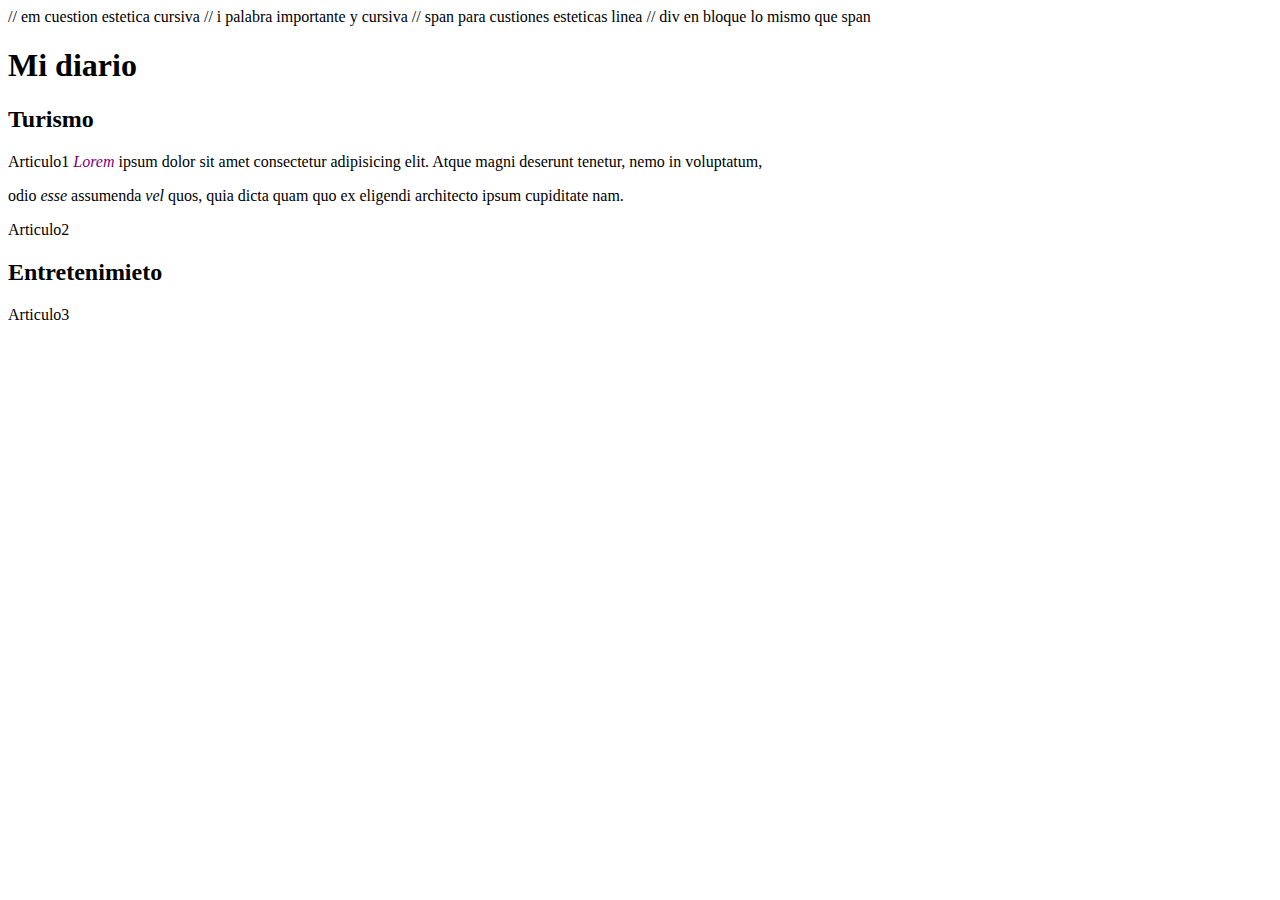
<file: FRONTED/clase3/index.html>
// em cuestion estetica cursiva
// i palabra importante y cursiva
// span para custiones esteticas linea
// div en bloque lo mismo que span

<!DOCTYPE html>
<html lang="es">

<head>
    <meta charset="UTF-8">
    <title>Mi primera pagina</title>
</head>

<body>
    <nav></nav>
    <header>
        <h1>Mi diario</h1>
    </header>
    <main>
        <!--Comentario-->
        <section>
            <h2>Turismo</h2>
            <article>
                <p>Articulo1 <span style="color:purple; font-style:italic;">Lorem</span> ipsum dolor sit amet
                    consectetur adipisicing elit. Atque magni deserunt tenetur, nemo
                    in voluptatum,</p>
                <p>odio <em>esse</em> assumenda <i>vel</i> quos, quia dicta quam quo ex eligendi architecto ipsum
                    cupiditate nam.</p>
            </article>
            <article>Articulo2 </article>
        </section>
        <section>
            <h2>Entretenimieto</h2>
            <article>Articulo3</article>
            <article></article>
        </section>
    </main>
</body>

</html>
</file>
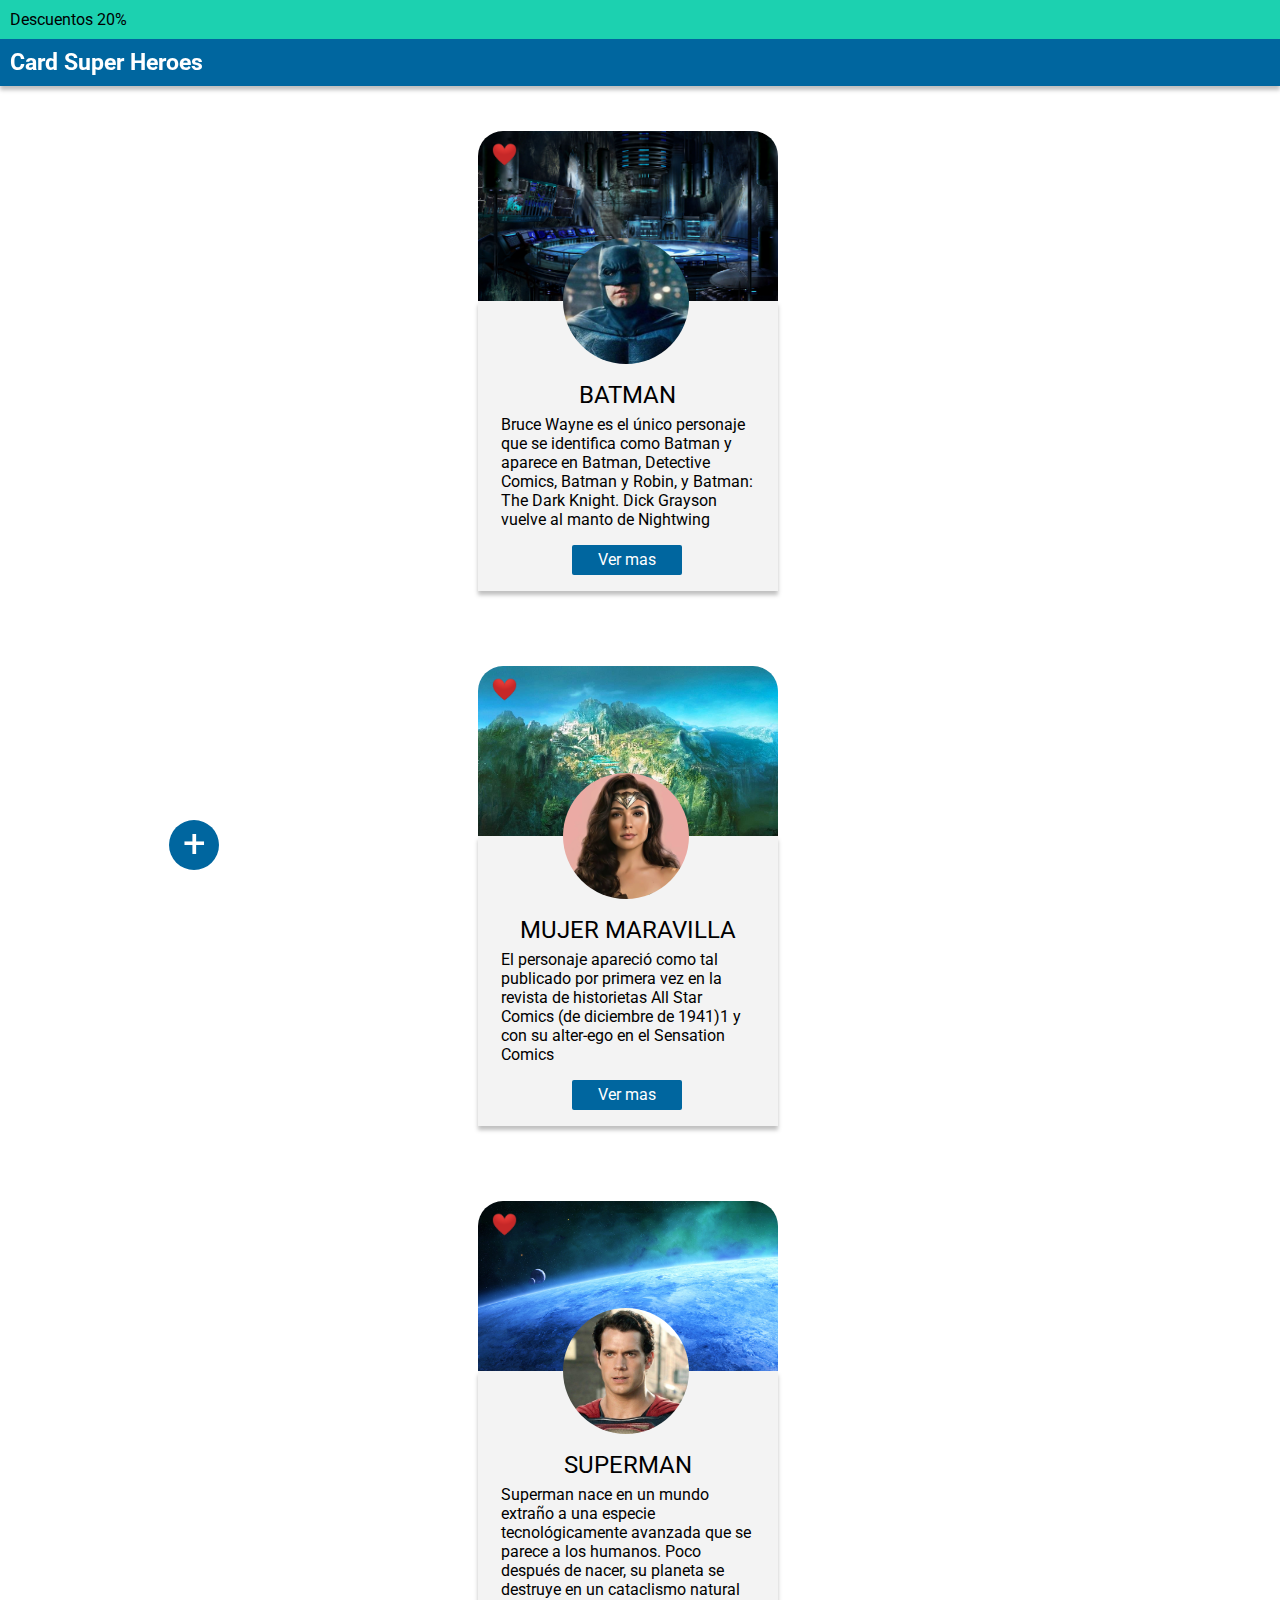
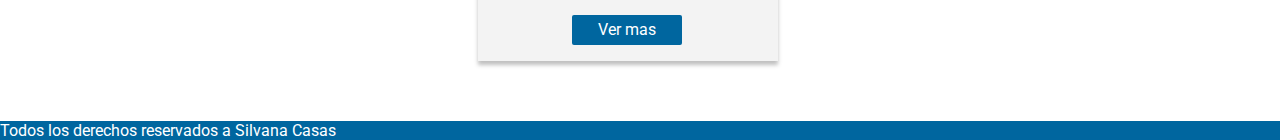
<file: FRONTED/clase7/index.html>
<!DOCTYPE html>
<html lang="ESpañol">

<head>
  <meta charset="UTF-8">
  <meta http-equiv="X-UA-Compatible" content="IE=edge">
  <meta name="viewport" content="width=device-width, initial-scale=1.0">
  <link rel="stylesheet" href="css/estilos.css">
  <link rel="preconnect" href="https://fonts.gstatic.com">
  <link href="https://fonts.googleapis.com/css2?family=Roboto&display=swap" rel="stylesheet">
  <title>Pagina Superheroes</title>
</head>

<body>
  <a href="https://co.ebay.com/b/Marvel-Superhero-Trading-Card-Singles/" target="_blank"><p class="botonPlus" >+</p></a>
  

    <div class="descuento">
      <p>Descuentos 20%</p>
    </div>
  <header>
    <h1>Card Super Heroes</h1>

  </header>
  
  <main>
    <section class="secciones">
      <div class="imagenfondo" style="background-image: url(img/bg-batman.jpg);">
        <img src="img/corazon_rojo.png" alt="Corazon Rojo" class="corazon">
        <img src="img/batman.jpg" alt="Imagen batman" class="imgHeroe">

      </div>

      <div class="texto">
        <h2 class="nombre">BATMAN</h2>
        <p class="descripcion">Bruce Wayne es el único personaje que se identifica como Batman y aparece en Batman, Detective
          Comics, Batman y
          Robin, y Batman: The Dark Knight. Dick Grayson vuelve al manto de Nightwing</p>
        <a href="https://es.wikipedia.org/wiki/Batman#:~:text=Batman%20(conocido%20inicialmente%20como%20Bat,y%20propiedad%20de%20DC%20Comics.&text=Se%20trata%20de%20uno%20de,su%20propia%20revista%20en%201940." target="_blank"><p class="boton">Ver mas</p></a>

      </div>

    </section>
    <section class="secciones">
      <div class="imagenfondo" style="background-image: url(img/bg-wonderw.jpg);">
        <img src="img/corazon_rojo.png" alt="Corazon Rojo" class="corazon">
        <img src="img/ww.jpg" alt="Imagen wonderwoman" class="imgHeroe">
      </div>
      <div class="texto">
        <h2 class="nombre">MUJER MARAVILLA</h2>
        <p class="descripcion">El personaje apareció como tal publicado por primera vez en la revista de historietas All Star Comics (de
          diciembre de 1941)1​ y con su alter-ego en el Sensation Comics</p>
        <a href="https://es.wikipedia.org/wiki/Batman#:~:text=Batman%20(conocido%20inicialmente%20como%20Bat,y%20propiedad%20de%20DC%20Comics.&text=Se%20trata%20de%20uno%20de,su%20propia%20revista%20en%201940." target="_blank"><p class="boton">Ver mas</p></a>
      </div>

    </section>

    <section class="secciones">
      <div class="imagenfondo" style="background-image: url(img/bg-superman.jpg);">
        <img src="img/corazon_rojo.png" alt="Corazon Rojo" class="corazon">
        <img src="img/sman.jpg" alt="Imagen superman" class="imgHeroe">
      </div>
      <div class="texto">
        <h2 class="nombre">SUPERMAN</h2>
        <p class="descripcion">Superman nace en un mundo extraño a una especie tecnológicamente avanzada que se parece a los
          humanos. Poco
          después de nacer, su planeta se destruye en un cataclismo natural</p>
        <a href="https://es.wikipedia.org/wiki/Superman" target="_blank"><p class="boton">Ver mas</p></a>
      </div>

    </section>
  </main>
  <footer>
    <p>Todos los derechos reservados a Silvana Casas</p>

  </footer>
</body>

</html>
</file>
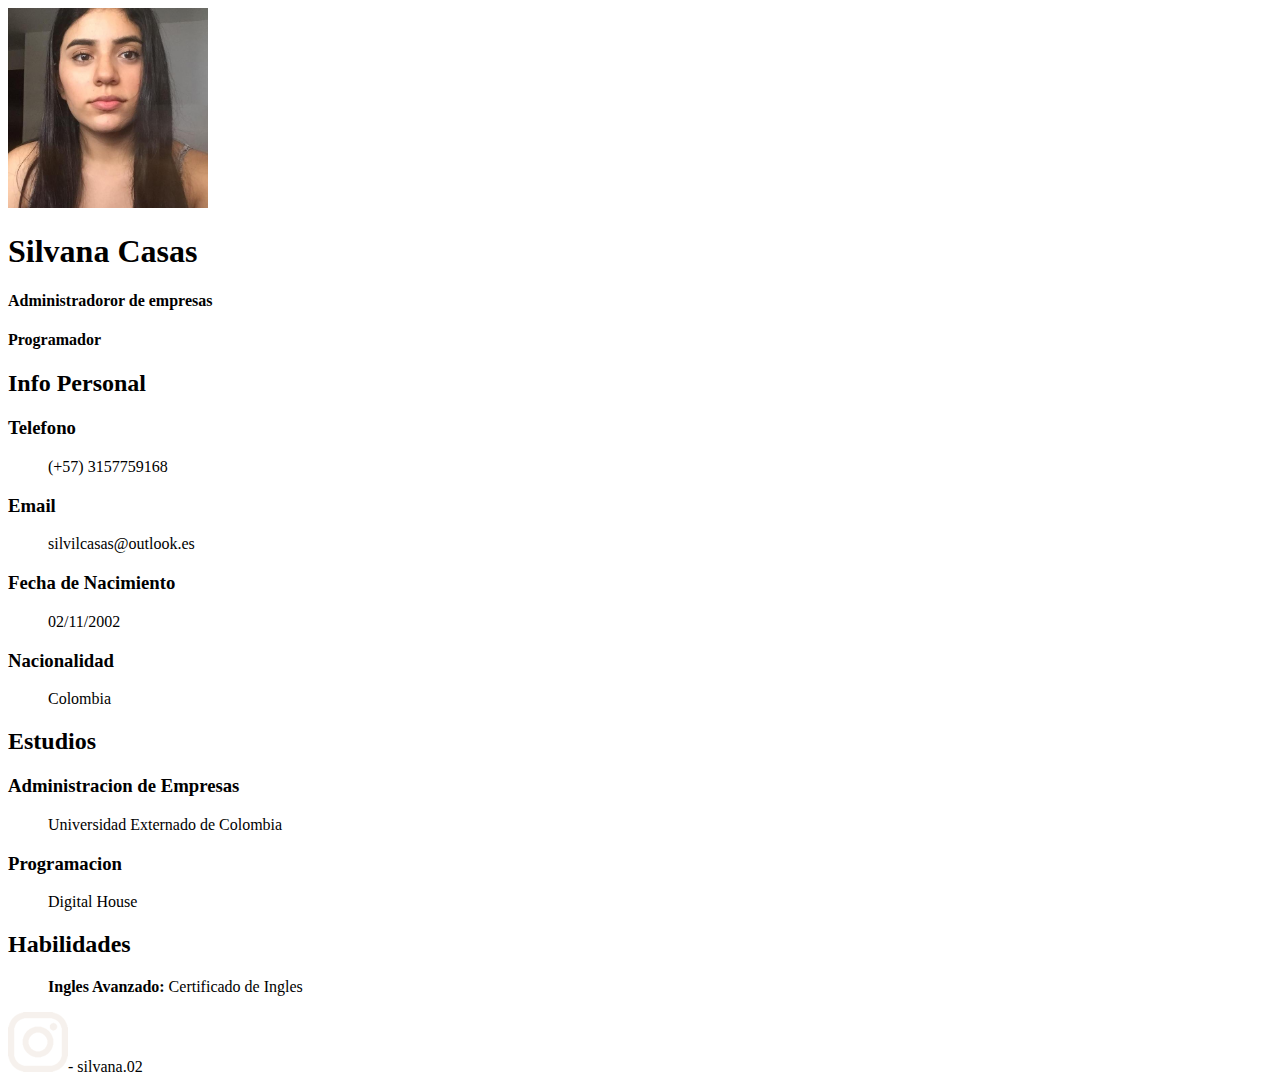
<file: FRONTED/CV/index.html>
<!DOCTYPE html>
<html lang="en">
<head>
    <meta charset="UTF-8">
    <meta http-equiv="X-UA-Compatible" content="IE=edge">
    <meta name="viewport" content="width=device-width, initial-scale=1.0">
    <link rel="stylesheet" href="estilos.css">
    <title>CV propia</title>
    <!--#e3e3e3 color gris claro
    #87e0d9 color aguamarina claro
    #7e7e7e gris oscuro-->
</head>
<body>
    <header>
        <img src="./FOTO CV.jpeg" alt="Foto de Silvana">
        <h1>Silvana Casas</h1>
        <h4>Administradoror de empresas</h4>
        <h4>Programador</h4>
    </header>
    <main>
        <section>
            <h2>Info Personal</h2>
             <dl>
                <dt><h3>Telefono</h3></dt>
                <dd>(+57) 3157759168</dd>
            </dl>
            <dl>
                <dt><h3>Email</h3></dt>
                <dd>silvilcasas@outlook.es</dd>
            </dl>
            <dl>
                <dt><h3>Fecha de Nacimiento</h3></dt>
                <dd>02/11/2002</dd>
            </dl>
            <dl>
                <dt><h3>Nacionalidad</h3></dt>
                <dd>Colombia</dd>
            </dl>
           </section>
        <section>
            <h2>Estudios</h2>
            <dl>
                <dt><h3>Administracion de Empresas</h3></dt>
                <dd>Universidad Externado de Colombia</dd>
            </dl>
            <dl>
                <dt><h3>Programacion</h3></dt>
                <dd>Digital House</dd>
            </dl>
        </section>
        <section>
            <dl>
                <dt><h2>Habilidades</h2></dt>
                <dd>
                    <p><strong>Ingles Avanzado:</strong> Certificado de Ingles</p>
                </dd>
            </dl>
        </section>
    </main>
    <footer>
        
        <p><img src="./ico_instagram.png" alt="Logo instagram">- silvana.02</p>
    </footer>

    
</body>
</html>
</file>
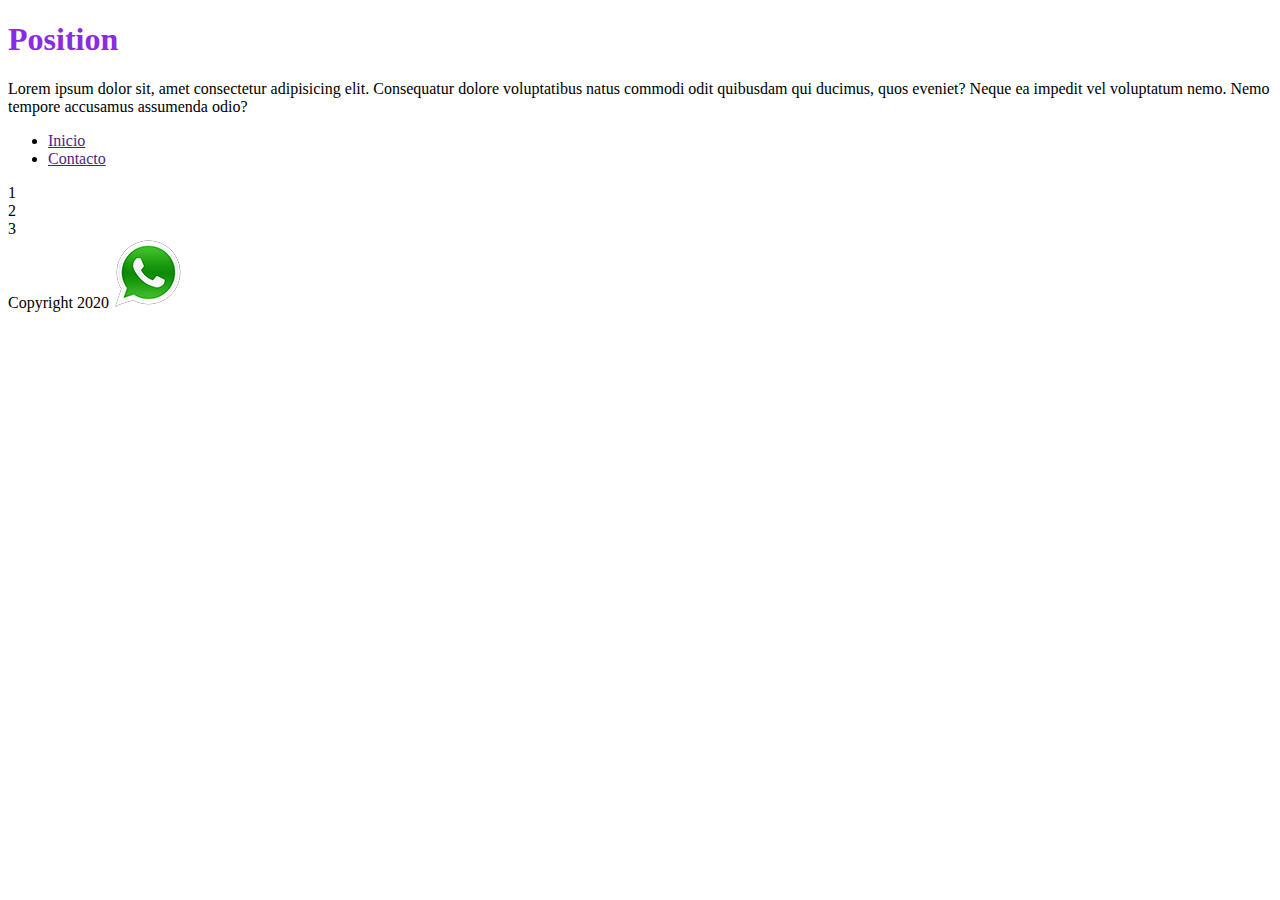
<file: FRONTED/clase7_Presencial/clase7 Presencial/ ejercicioPosition/index.html>
<!DOCTYPE html>
<html lang="en">

<head>
    <meta charset="UTF-8">
    <meta name="viewport" content="width=device-width, initial-scale=1.0">
    <link rel="stylesheet" href="css/estilos.css">
    <title>Posiciones CSS</title>
</head>

<body>
    <header>
        <h1>Position</h1>
      <p>Lorem ipsum dolor sit, amet consectetur adipisicing elit. Consequatur dolore voluptatibus natus commodi odit quibusdam qui ducimus, quos eveniet? Neque ea impedit vel voluptatum nemo. Nemo tempore accusamus assumenda odio?</p>
    </header>
    <nav>
        <ul>
            <li><a href="">Inicio</a></li>
            <li><a href="">Contacto</a></li>
        </ul>
    </nav>
    
    <main>
        <div class="container">
            <div class="box box-1">1</div>
            <div class="box box-2">2</div>
            <div class="box box-3">3</div>
        </div>
    </main>
    <footer>
        <span>Copyright 2020</span>
        <img src="img/whatsapp.png" alt="Whatsapp">
    </footer>
</body>
</html>
</file>
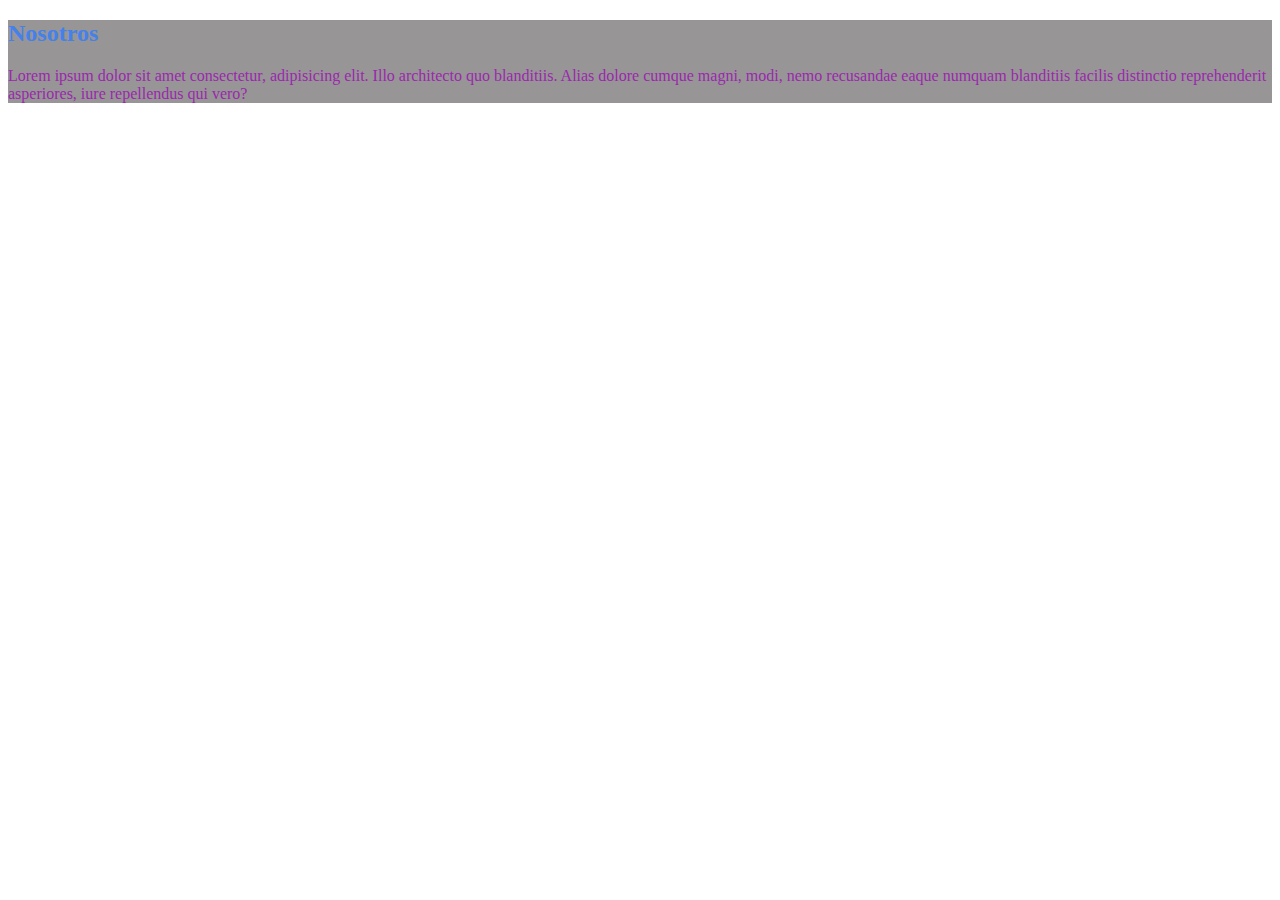
<file: FRONTED/poniendoPractica5/nosotros.html>
<!DOCTYPE html>
<html lang="en">

<head>
    <meta charset="UTF-8">
    <meta name="viewport" content="width=device-width, initial-scale=1.0">
    <title>Document</title>
    <link rel="stylesheet" href="css/estilos.css">
</head>

<body>
    <section>
        <h2>Nosotros</h2>
        <p>Lorem ipsum dolor sit amet consectetur, adipisicing elit. Illo architecto quo blanditiis. Alias dolore cumque
            magni, modi, nemo recusandae eaque numquam blanditiis facilis distinctio reprehenderit asperiores, iure
            repellendus qui vero?</p>
    </section>

</body>

</html>
</file>
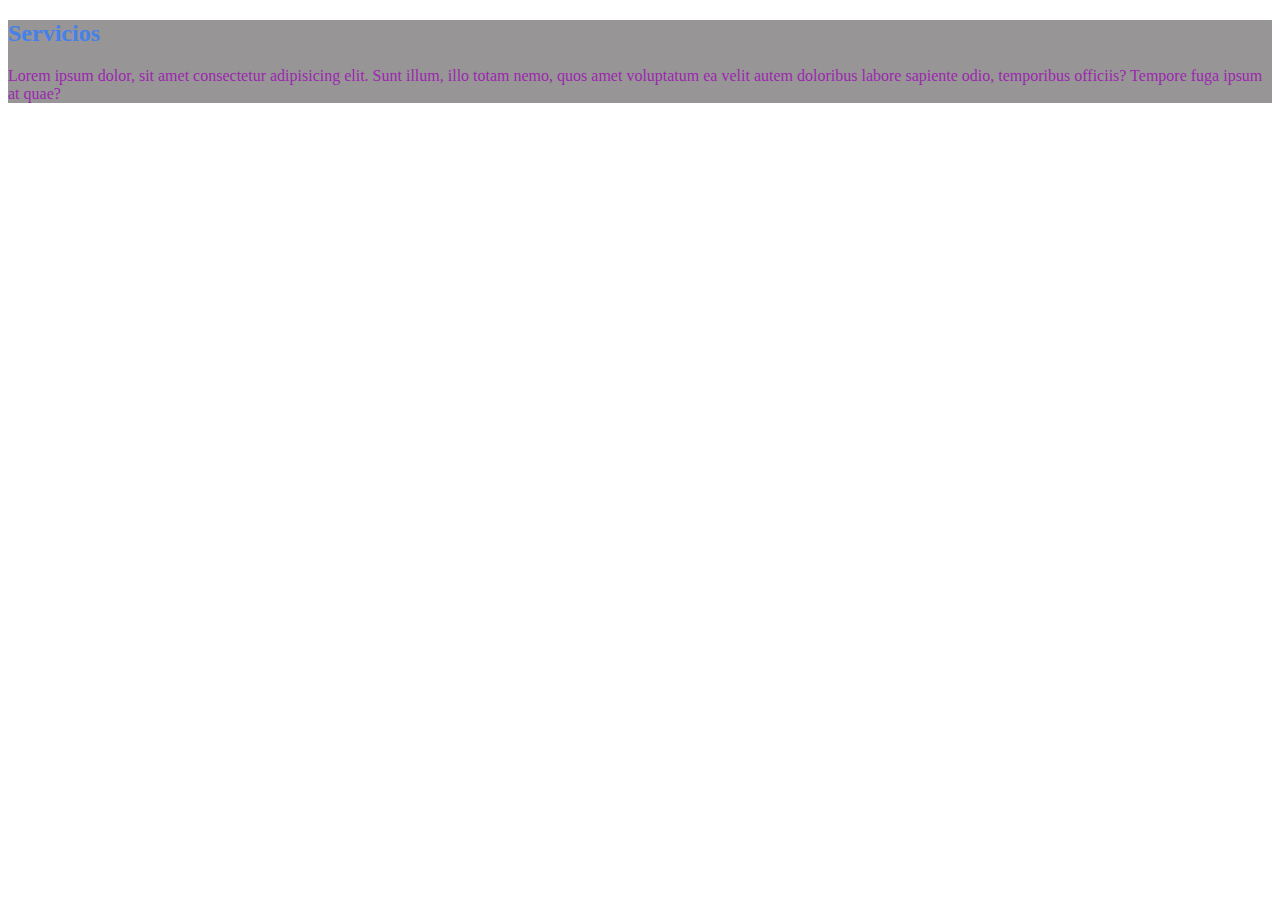
<file: FRONTED/poniendoPractica5/servicios.html>
<!DOCTYPE html>
<html lang="en">

<head>
    <meta charset="UTF-8">
    <meta name="viewport" content="width=device-width, initial-scale=1.0">
    <title>Document</title>
    <link rel="stylesheet" href="css/estilos.css">
</head>

<body>
    <section>
        <h2>Servicios</h2>
        <p>Lorem ipsum dolor, sit amet consectetur adipisicing elit. Sunt illum, illo totam nemo, quos amet voluptatum
            ea
            velit autem doloribus labore sapiente odio, temporibus officiis? Tempore fuga ipsum at quae?</p>
    </section>
</body>

</html>
</file>
<file: FRONTED/clase7/css/estilos.css>
* {
    box-sizing: border-box;
    font-family: 'Roboto', sans-serif;
    font-weight: 400;
    margin: 0px;
    padding: 0;
}

.descuento {
    background-color: #1CD1B0;   
}
.descuento p {
    padding: 10px;
}
header {
    box-shadow: ;
    position: sticky;
    top: 0px; ;
    background-color: #00669F;
    z-index: 99;
    box-shadow: 0px 4px 4px rgb(0 0 0 / 25%);
    
}
h1 {
    color: white;
    font-size: 23px;
    padding: 10px;
    font-weight: bold;
}

footer{
    background-color: #00669F;
    color: white;
    text-align: ;
}
h2 {
    text-align: center;
}
.botonPlus {
    background-color: #00669F;
    border-radius: 50%;
    color: #FFFFFF;
    position: fixed;
    right: 50px;
    left: 169px;
    bottom: 30px;
    width: 50px;
    height: 50px;
    padding-bottom: 15px;
    font-size: 40px;
    text-align: center;
    z-index: 99;


}
.secciones {
    background-color: white;
    position: relative;
    width: 325px;
    height: 490px; 
    margin: auto;
    /*align-content: center;*/
    padding-bottom: 15px;
    border-top-left-radius: 25px;
    border-top-right-radius: 25px;
    margin-top: 45px;
    margin-bottom: 30px;

}
.imagenfondo {
    color: #FFFFFF;
    position: relative;
    background-size: cover;
    width: 300px;
    height: 170px;
    border-top-left-radius: 25px;
    border-top-right-radius: 25px;
    
}
.texto {
    
    background-color: #f3f3f3;
    background-size: cover;
    display: block;
    width: 300px;
    padding: 10px;
    box-shadow: 0px 4px 4px rgb(0 0 0 / 25%);
    
}
    
.nombre {
    display: block;
    width: 100%;
    padding-top:25% ;



}   
.descripcion {
    display: block;
    padding: 2% 13px 6%;
    width: 283px;
   
    
 
}
.corazon {
    bottom: 6.25%;
    width: 25px;
    left: 14px;
    top: 6.25%;
    position: absolute;
}
.imgHeroe {
   
    position: absolute;
    display: block;
    border-radius: 50%;
    width: 126px;
    height: 126px;
    left: 85px;
    top: 107px;
    z-index: 10;

}

.boton {
    background-color: #00669F;
    border-radius: 2px;
    color: white;
    display: block;
    width: 110px;
    text-align: center;
    height: 30px;
    position: relative;
    left: 84px;
    padding: 5px ;
    margin-bottom: 6px;
    text-decoration: none;
   
}
a{
    text-decoration: none;
}
</file>
<file: FRONTED/CV/estilos.css>
header img{
    width: 200px; height: 200px;
    background-color: v color;
   
}
</file>
<file: FRONTED/clase7_Presencial/clase7 Presencial/ ejercicioPosition/css/estilos.css>
h1 {
     color: blueviolet;
 }
</file>
<file: FRONTED/poniendoPractica5/css/estilos.css>
/* Estilos */
body{
    font-family: ;
}
h2{
    color:#4481eb;
}

p{
    color: #9c27b0;;
}
.p-naranja{
    color: orange;
}
div p{
    color: red;
}
section, nav{
    background-color: rgba(48, 44, 43,0.5);
}
</file>
